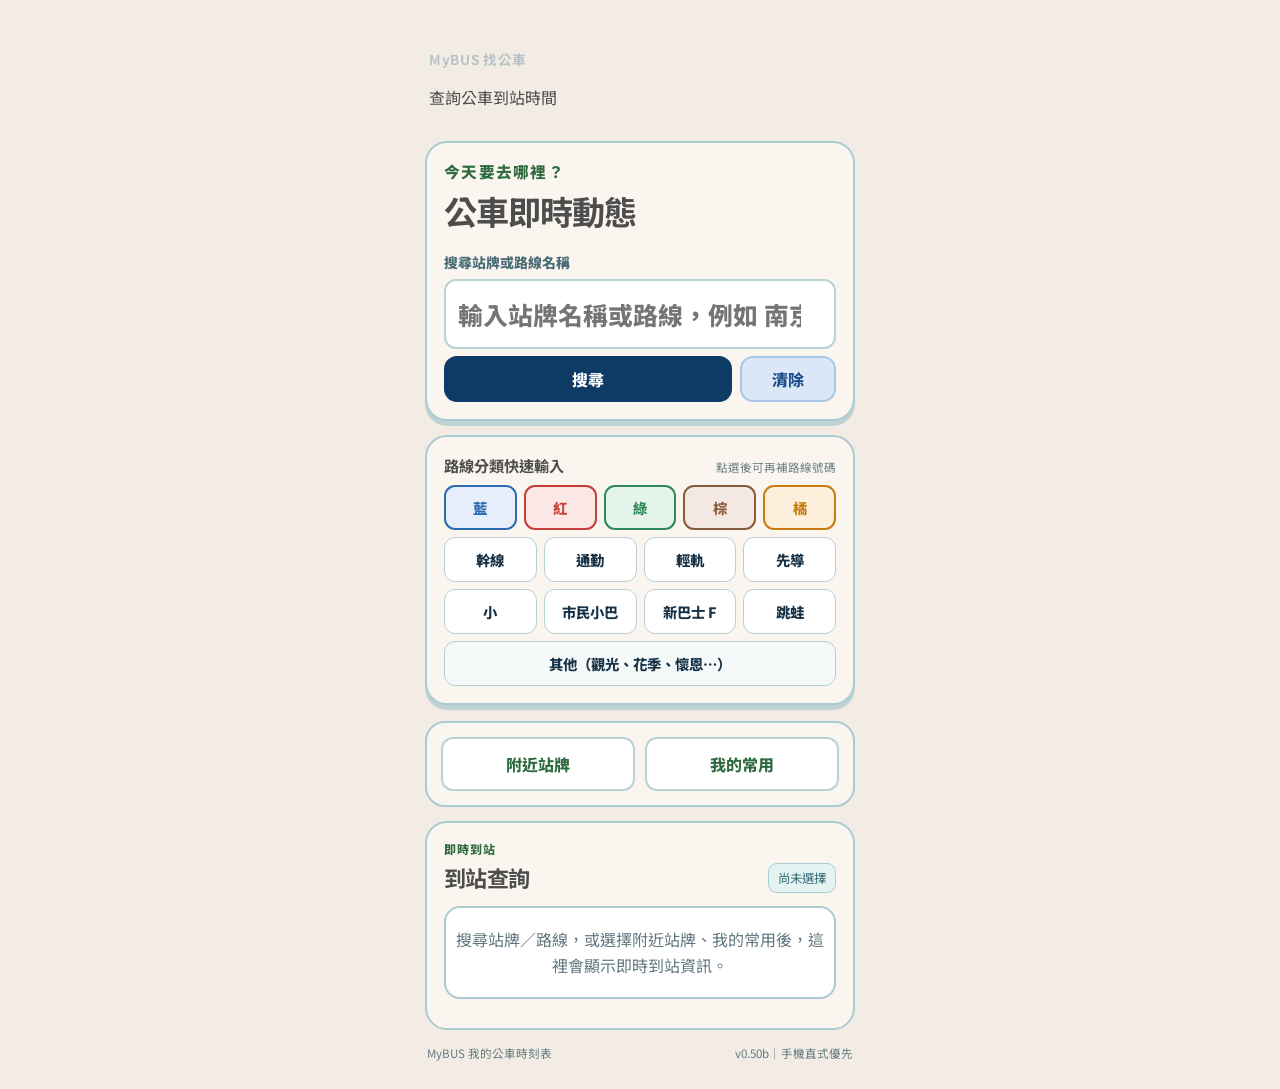
<file: index.html>
<!doctype html>
<html lang="zh-Hant-TW">
<head>
<meta charset="UTF-8" />
<meta name="viewport" content="width=device-width, initial-scale=1, viewport-fit=cover" />
<meta name="theme-color" content="#173f58" />
<meta name="description" content="MyBUS 我的公車時刻表｜雙北公車即時到站與常用站牌查詢" />
<title>MyBUS 我的公車時刻表</title>
<link rel="stylesheet" href="./styles_a.css" />
</head>
<body>
<main class="app-frame">

<header class="brand-header" style="position:relative;">
<h1>MyBUS 找公車</h1>
<p class="brand-subtitle">查詢公車到站時間</p>
</header>

<section class="home-card search-card" aria-labelledby="homeTitle">
<div class="home-heading">
<p class="eyebrow">今天要去哪裡？</p>
<h2 id="homeTitle">公車即時動態</h2>
</div>

<form id="searchForm" class="form-grid" autocomplete="off">
<label for="searchInput" class="sr-only">搜尋站牌或路線名稱</label>
<input id="searchInput" type="search" placeholder="輸入站牌名稱或路線，例如 南京復興、306" />
<div class="search-action-row">
<button id="searchBtn" class="primary-button full-button" type="submit">搜尋</button>
<button id="clearRouteFilterBtn" class="secondary-button" type="button">清除</button>
</div>
</form>
</section>

<section class="home-card category-card" aria-label="公車路線分類快速輸入">
<div class="route-keyboard">
<div class="keyboard-heading"><strong>路線分類快速輸入</strong><span>點選後可再補路線號碼</span></div>
<div id="routeCategoryGrid" class="route-category-grid">
<div class="route-category-row row-five">
<button class="route-key route-color blue" type="button" data-route-prefix="藍">藍</button>
<button class="route-key route-color red" type="button" data-route-prefix="紅">紅</button>
<button class="route-key route-color green" type="button" data-route-prefix="綠">綠</button>
<button class="route-key route-color brown" type="button" data-route-prefix="棕">棕</button>
<button class="route-key route-color yellow" type="button" data-route-prefix="橘">橘</button>
</div>
<div class="route-category-row row-four">
<button class="route-key" type="button" data-category="幹線">幹線</button>
<button class="route-key" type="button" data-category="通勤">通勤</button>
<button class="route-key" type="button" data-category="輕軌">輕軌</button>
<button class="route-key" type="button" data-category="先導">先導</button>
</div>
<div class="route-category-row row-four">
<button class="route-key" type="button" data-category="小">小</button>
<button class="route-key" type="button" data-category="市民小巴">市民小巴</button>
<button class="route-key" type="button" data-category="新巴士F">新巴士 F</button>
<button class="route-key" type="button" data-category="跳蛙">跳蛙</button>
</div>
<div class="route-category-row row-other-actions">
<button class="route-key other" type="button" data-category="其他">其他（觀光、花季、懷恩⋯）</button>
</div>
</div>
<div id="categoryOptions" class="category-options" hidden></div>
</div>
</section>

<div id="searchResults" class="stack-list" hidden></div>

<nav class="quick-links-card" aria-label="其他公車功能">
<a href="./nearby.html">附近站牌</a>
<a href="./favorites.html">我的常用</a>
</nav>

<section id="resultPanel" class="result-panel" aria-labelledby="resultTitle">
<div class="section-heading">
<div><p class="eyebrow">即時到站</p><h2 id="resultTitle">到站查詢</h2></div>
<span id="resultTag" class="tag">尚未選擇</span>
</div>
<div id="arrivalList" class="arrival-list">
<div class="empty">搜尋站牌／路線，或選擇附近站牌、我的常用後，這裡會顯示即時到站資訊。</div>
</div>
</section>

<footer>
<span>MyBUS 我的公車時刻表</span>
<span>v0.50b｜手機直式優先</span>
</footer>
</main>
<script src="./app.js" defer></script>
</body>
</html>
</file>
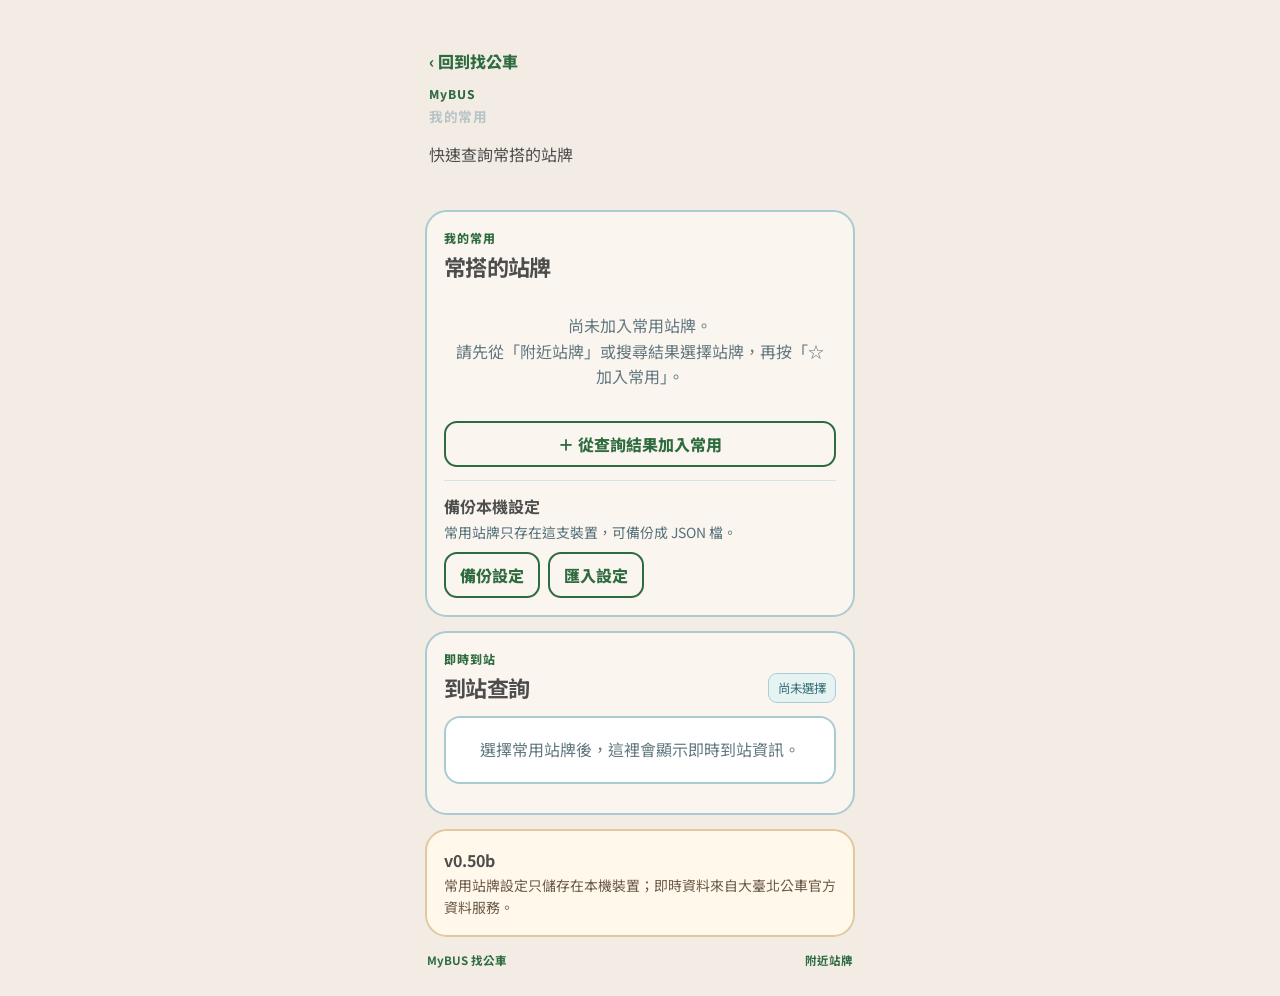
<file: favorites.html>
<!doctype html>
<html lang="zh-Hant-TW">
<head>
<meta charset="UTF-8" />
<meta name="viewport" content="width=device-width, initial-scale=1, viewport-fit=cover" />
<meta name="theme-color" content="#173f58" />
<title>我的常用｜MyBUS</title>
<link rel="stylesheet" href="./styles_a.css" />
</head>
<body data-page="favorites">
<main class="app-frame">
<header class="brand-header page-header">
  <a class="back-link" href="./index.html">‹ 回到找公車</a>
  <p class="eyebrow">MyBUS</p>
  <h1>我的常用</h1>
  <p class="brand-subtitle">快速查詢常搭的站牌</p>
</header>

<section id="stopsPanel" class="content-panel page-panel" aria-labelledby="stopsTitle">
  <div class="section-heading"><div><p class="eyebrow">我的常用</p><h2 id="stopsTitle">常搭的站牌</h2></div></div>
  <div id="stopList" class="stack-list"></div>
  <button id="addStopBtn" class="secondary-button full-button" type="button">＋ 從查詢結果加入常用</button>
  <div class="backup-box"><strong>備份本機設定</strong><p>常用站牌只存在這支裝置，可備份成 JSON 檔。</p><div class="button-row"><button id="backupBtn" class="secondary-button" type="button">備份設定</button><button id="restoreBtn" class="secondary-button" type="button">匯入設定</button><input id="restoreInput" type="file" accept="application/json,.json" hidden /></div></div>
</section>

<section id="editorPanel" class="content-panel page-panel" hidden aria-labelledby="editorTitle">
  <div class="section-heading"><div><p class="eyebrow">編輯</p><h2 id="editorTitle">編輯常用名稱</h2></div><button id="closeEditorBtn" class="text-button" type="button">關閉</button></div>
  <form id="editorForm" class="form-grid"><input id="editId" type="hidden" /><label for="labelInput">常用名稱</label><input id="labelInput" required placeholder="例如：家附近" /><label for="nameInput">站牌名稱</label><input id="nameInput" readonly /><div id="routeEditor" hidden><div id="routeFields"></div><button id="addRouteBtn" type="button">新增路線</button></div><div class="form-actions"><button class="primary-button" type="submit">儲存設定</button><button id="cancelEditorBtn" class="secondary-button" type="button">取消</button></div></form>
</section>

<section id="resultPanel" class="result-panel" aria-labelledby="resultTitle">
  <div class="section-heading"><div><p class="eyebrow">即時到站</p><h2 id="resultTitle">到站查詢</h2></div><span id="resultTag" class="tag">尚未選擇</span></div>
  <div id="arrivalList" class="arrival-list"><div class="empty">選擇常用站牌後，這裡會顯示即時到站資訊。</div></div>
</section>

<section class="data-note"><strong>v0.50b</strong><p>常用站牌設定只儲存在本機裝置；即時資料來自大臺北公車官方資料服務。</p></section>
<footer><a href="./index.html">MyBUS 找公車</a><a href="./nearby.html">附近站牌</a></footer>
</main>
<script src="./app.js" defer></script>
</body>
</html>
</file>
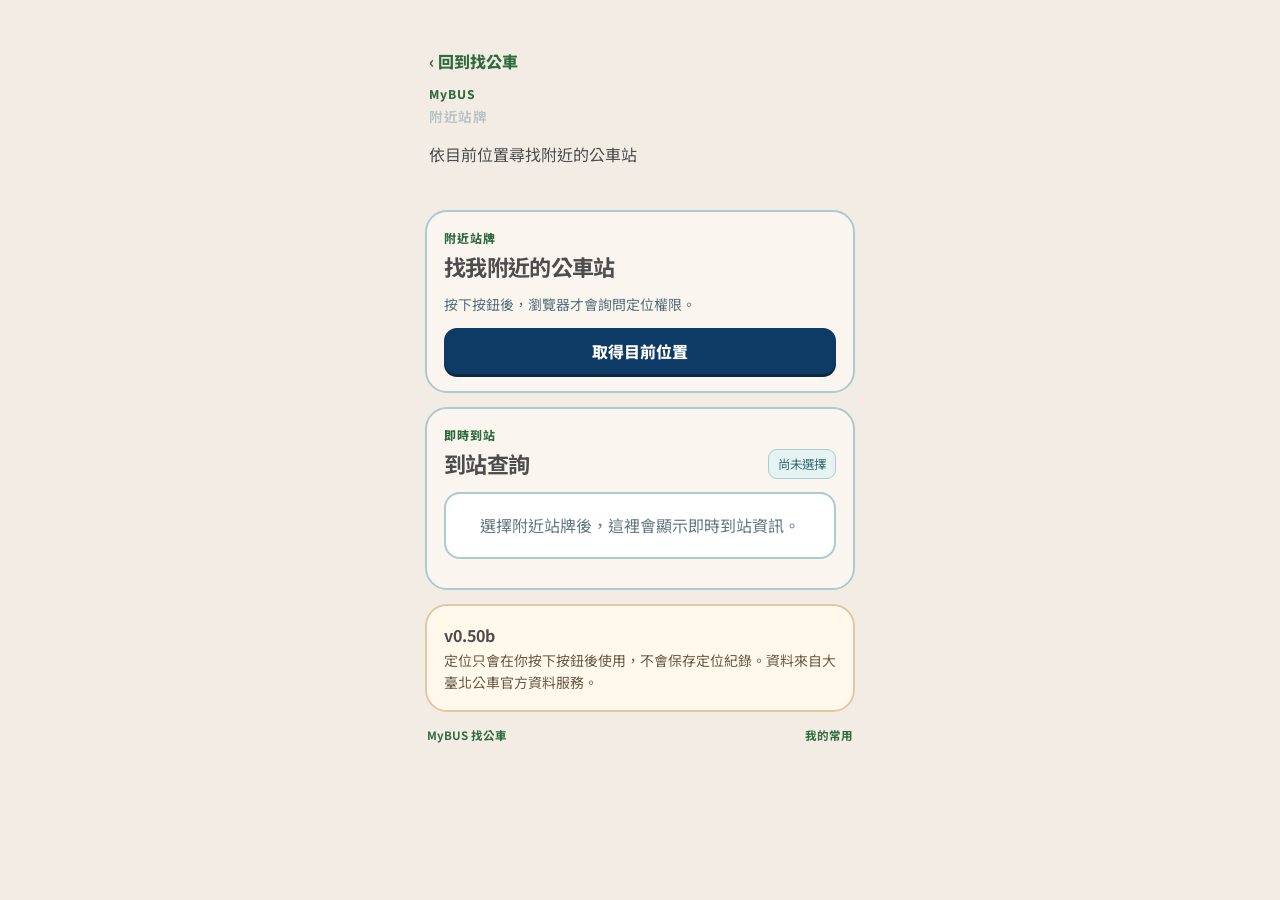
<file: nearby.html>
<!doctype html>
<html lang="zh-Hant-TW">
<head>
<meta charset="UTF-8" />
<meta name="viewport" content="width=device-width, initial-scale=1, viewport-fit=cover" />
<meta name="theme-color" content="#173f58" />
<title>附近站牌｜MyBUS</title>
<link rel="stylesheet" href="./styles_a.css" />
</head>
<body data-page="nearby">
<main class="app-frame">
<header class="brand-header page-header">
  <a class="back-link" href="./index.html">‹ 回到找公車</a>
  <p class="eyebrow">MyBUS</p>
  <h1>附近站牌</h1>
  <p class="brand-subtitle">依目前位置尋找附近的公車站</p>
</header>

<section id="nearbyPanel" class="content-panel page-panel" aria-labelledby="nearbyTitle">
  <div class="section-heading">
    <div><p class="eyebrow">附近站牌</p><h2 id="nearbyTitle">找我附近的公車站</h2></div>
  </div>
  <p id="locationMessage" class="helper-text">按下按鈕後，瀏覽器才會詢問定位權限。</p>
  <button id="retryLocationBtn" class="primary-button full-button" type="button">取得目前位置</button>
  <div id="nearbyList" class="stack-list"></div>
</section>

<section id="resultPanel" class="result-panel" aria-labelledby="resultTitle">
  <div class="section-heading"><div><p class="eyebrow">即時到站</p><h2 id="resultTitle">到站查詢</h2></div><span id="resultTag" class="tag">尚未選擇</span></div>
  <div id="arrivalList" class="arrival-list"><div class="empty">選擇附近站牌後，這裡會顯示即時到站資訊。</div></div>
</section>

<section class="data-note"><strong>v0.50b</strong><p>定位只會在你按下按鈕後使用，不會保存定位紀錄。資料來自大臺北公車官方資料服務。</p></section>
<footer><a href="./index.html">MyBUS 找公車</a><a href="./favorites.html">我的常用</a></footer>
</main>
<script src="./app.js" defer></script>
</body>
</html>
</file>
<file: styles_a.css>
@import url('https://fonts.googleapis.com/css2?family=Noto+Sans+TC:wght@400;500;700;800&display=swap');

:root{
  /* 框架／選單文字色票 — 只規範整體框架與選單文字，
     路線分類鍵盤、到站狀態色不受這組限制，維持原本各自的定義。 */
  --color-primary:#0D3B66;        /* Deep Ocean Blue */
  --color-primary-shadow:#082A46; /* 深一階，用於按鈕/卡片的立體按壓陰影 */
  --color-menu-text:#2E6B3F;      /* Verdant Forest Green，選單文字／連結 */
  --color-accent:#4F99D7;         /* Sky Blue，互動焦點提示 */
  --color-text:#4D4D4D;           /* Granite Gray，內文文字 */
  --color-surface:#FAF5EF;        /* Off-White，卡片／清單底色 */
  --color-page-bg:#F2ECE4;        /* Off-White 更深一階，讓卡片能從頁面背景浮出來 */

  font-family:"Noto Sans TC",system-ui,-apple-system,sans-serif;
  color:var(--color-text);
  background:var(--color-page-bg);
  font-synthesis:none;
}
*{box-sizing:border-box}
html{scroll-behavior:smooth}
body{
  margin:0;
  min-width:320px;
  background:var(--color-page-bg);
}
button,input{font:inherit}
button{cursor:pointer}
[hidden]{display:none!important}

/* 框架層級的鍵盤可及性焦點樣式，呼應色票標註的「Accessibility First」 */
a:focus-visible,
button:focus-visible,
input:focus-visible{
  outline:3px solid var(--color-accent);
  outline-offset:2px;
}

.app-frame{
  width:min(calc(100% - 20px),430px);
  min-height:100vh;
  margin:0 auto;
  padding:calc(16px + env(safe-area-inset-top)) 0 calc(28px + env(safe-area-inset-bottom));
}

.brand-header{
  padding:7px 4px 16px;
}
.brand-mark{
  margin:0 0 2px;
  color:var(--color-menu-text);
  font-size:.8rem;
  font-weight:800;
  letter-spacing:.16em;
}
.brand-header h1{
  margin:0;
  color:#b7c3c6;
  font-size:.85rem;
  font-weight:700;
  letter-spacing:.05em;
}
.page-header{padding-bottom:14px}
.back-link{display:inline-block;margin-bottom:12px;color:var(--color-menu-text);font-weight:800;text-decoration:none}
.page-panel{margin-bottom:14px}
.page-panel .section-heading{margin-bottom:12px}
footer a{color:var(--color-menu-text);text-decoration:none;font-weight:700}

.home-card,
.content-panel,
.result-panel,
.data-note{
  border:2px solid #aacbd1;
  border-radius:22px;
  background:var(--color-surface);
}
.home-card{
  padding:17px;
  box-shadow:0 5px 0 #bfd3d7;
}
.search-card{margin-bottom:14px}
.category-card{margin-bottom:16px}
.home-heading{margin-bottom:13px}
.eyebrow{
  margin:0 0 4px;
  color:var(--color-menu-text);
  font-size:.75rem;
  font-weight:800;
  letter-spacing:.08em;
}
h2{
  margin:0;
  font-size:1.38rem;
  letter-spacing:-.03em;
}
.search-card .eyebrow{font-size:.98rem}
#homeTitle{font-size:2.07rem}

.main-actions{
  display:grid;
  grid-template-columns:1fr 1fr;
  gap:11px;
}
.quick-links-card{
  display:flex;
  gap:10px;
  margin-top:16px;
  padding:14px;
  border:2px solid #aacbd1;
  border-radius:20px;
  background:var(--color-surface);
}
.quick-links-card a{flex:1;padding:13px 10px;border:2px solid #b8d2d5;border-radius:12px;background:#fff;color:var(--color-menu-text);text-align:center;font-weight:800;text-decoration:none}
.feature-button{
  display:flex;
  flex-direction:column;
  justify-content:flex-start;
  align-items:flex-start;
  min-width:0;
  min-height:142px;
  padding:14px 13px 12px;
  border:2.5px solid;
  border-radius:20px;
  text-align:left;
  color:#173246;
  box-shadow:0 5px 0;
}
.feature-button:active,.primary-button:active{
  transform:translateY(2px);
  box-shadow:none;
}
.feature-icon{
  display:grid;
  place-items:center;
  width:47px;
  height:47px;
  margin-bottom:10px;
  border-radius:14px;
  font-size:1.6rem;
}
.feature-button strong{
  display:block;
  font-size:1.08rem;
  line-height:1.3;
}
.feature-button small{
  display:block;
  margin-top:4px;
  color:#405b64;
  font-size:.78rem;
  line-height:1.35;
  white-space:nowrap;
}
.feature-button.location{
  border-color:#d88a32;
  background:#fff2df;
  box-shadow:0 5px 0 #e4b16f;
}
.feature-button.location .feature-icon{background:#ffdca8}
.feature-button.bus{
  border-color:#34806b;
  background:#e9f7f1;
  box-shadow:0 5px 0 #83bbaa;
}
.feature-button.bus .feature-icon{background:#c4e9dc}
.feature-button.metro{
  border-color:#73569c;
  background:#f1eafb;
  box-shadow:0 5px 0 #b29dcf;
}
.feature-button.metro .feature-icon{background:#ddcff2}
.feature-button.settings{
  border-color:#557381;
  background:#edf4f6;
  box-shadow:0 5px 0 #9eb5be;
}
.feature-button.settings .feature-icon{background:#d4e2e7}

.privacy-note{
  margin:14px 2px 0;
  color:#607780;
  font-size:.78rem;
  line-height:1.55;
}

.route-keyboard{margin:0}
.keyboard-heading{
  display:flex;
  align-items:baseline;
  justify-content:space-between;
  gap:10px;
  margin-bottom:9px;
}
.keyboard-heading strong{font-size:.95rem}
.keyboard-heading span{color:#6a8086;font-size:.72rem}
.route-category-grid{
  display:grid;
  gap:7px;
}
.route-category-row{
  display:grid;
  gap:7px;
}
.route-category-row.row-five{grid-template-columns:repeat(5,minmax(0,1fr))}
.route-category-row.row-four{grid-template-columns:repeat(4,minmax(0,1fr))}
.route-category-row.row-one{grid-template-columns:1fr}
.route-category-row.row-other-actions{grid-template-columns:1fr}
.category-options{
  margin-top:8px;
  padding:10px;
  border:1px solid #c7dadd;
  border-radius:12px;
  background:#f5faf9;
}
.category-options-title{
  display:block;
  margin-bottom:8px;
  color:#245e6a;
  font-size:.84rem;
  font-weight:800;
}
.category-option-grid{
  display:grid;
  gap:7px;
  grid-template-columns:repeat(2,minmax(0,1fr));
}
.category-option{
  min-height:42px;
  padding:6px 8px;
  border:1px solid #b8d0d4;
  border-radius:9px;
  background:#fff;
  color:#173246;
  font-weight:700;
}
.route-key{
  min-width:0;
  min-height:45px;
  padding:5px 2px;
  border:1.5px solid #b8d0d4;
  border-radius:11px;
  background:#fff;
  color:#173246;
  font-size:.9rem;
  font-weight:800;
  white-space:nowrap;
}
.route-key:active,.route-key.selected{
  border-color:#0f7180;
  background:#e7f5f4;
  color:#0b6570;
  transform:translateY(1px);
}
.route-key.route-color{
  border:2px solid var(--route-color);
  background:var(--route-tint);
  color:var(--route-color);
}
.route-key.red{--route-color:#c73f38;--route-tint:#fbe8e6}
.route-key.blue{--route-color:#2b6cb0;--route-tint:#e6eefb}
.route-key.green{--route-color:#2f8a5b;--route-tint:#e5f5ec}
.route-key.brown{--route-color:#8a5a3c;--route-tint:#f3e9e2}
.route-key.yellow{--route-color:#c97a12;--route-tint:#fcefdc}
.route-key.other{background:#f5f9fa}
.route-key.other-wide{grid-column:span 3}

.status-card{
  display:flex;
  align-items:center;
  gap:11px;
  min-height:62px;
  margin-top:14px;
  padding:12px 14px;
  border:1.5px solid #b6cdd2;
  border-radius:17px;
  background:#f5fafb;
}
.status-dot{
  flex:0 0 auto;
  width:12px;
  height:12px;
  border-radius:50%;
  background:#d69b37;
  box-shadow:0 0 0 5px #d69b3724;
}
.status-dot.live,.status-dot.success{
  background:#1d9467;
  box-shadow:0 0 0 5px #1d946728;
}
.status-dot.error{
  background:#c55b4b;
  box-shadow:0 0 0 5px #c55b4b28;
}
.status-card strong{display:block;font-size:.96rem}
.status-card p{
  margin:2px 0 0;
  color:#61777f;
  font-size:.82rem;
}

.content-panel,.result-panel,.data-note{
  margin-top:14px;
  padding:17px;
}
.section-heading{
  display:flex;
  align-items:end;
  justify-content:space-between;
  gap:12px;
  margin-bottom:13px;
}
.text-button{
  padding:5px 0;
  border:0;
  color:var(--color-menu-text);
  background:transparent;
  font-weight:800;
}
.helper-text,.data-note p,.backup-box p{
  margin:0;
  color:#54707a;
  font-size:.87rem;
  line-height:1.55;
}
.primary-button,.secondary-button{
  min-height:46px;
  padding:9px 14px;
  border-radius:13px;
  font-weight:800;
}
.primary-button{
  border:2px solid var(--color-primary);
  color:#fff;
  background:var(--color-primary);
  box-shadow:0 3px 0 var(--color-primary-shadow);
}
.secondary-button{
  border:2px solid var(--color-menu-text);
  color:var(--color-menu-text);
  background:var(--color-surface);
}
.full-button{
  width:100%;
  margin-top:12px;
}

.settings-menu{
  display:grid;
  gap:9px;
}
.settings-link{
  display:flex;
  align-items:center;
  justify-content:space-between;
  gap:10px;
  width:100%;
  padding:13px 14px;
  border:2px solid #bfd4d8;
  border-radius:15px;
  background:#fff;
  color:#173246;
  text-align:left;
}
.settings-link strong{display:block;font-size:1rem}
.settings-link small{
  display:block;
  margin-top:3px;
  color:#647b82;
  font-size:.78rem;
}
.settings-link b{
  color:#0f7180;
  font-size:1.8rem;
  line-height:1;
}
.backup-box{
  margin-top:13px;
  padding-top:13px;
  border-top:1px solid #d5e3e5;
}
.backup-box>strong{display:block;margin-bottom:4px}

.stack-list:has(.list-row){
  border:2px solid #aacbd1;
  border-radius:16px;
  background:#fff;
  overflow:hidden;
}
.list-row{
  display:flex;
  width:100%;
  align-items:center;
  gap:10px;
  padding:12px;
  border:0;
  border-bottom:1px solid #d8e5e6;
  border-radius:0;
  background:#fff;
  text-align:left;
}
.stack-list .list-row:last-child{border-bottom:0}
.list-main{min-width:0;flex:1}
.list-main strong{display:block;font-size:1rem}
.stop-name{font-weight:500}
.stop-name.is-favorite{font-weight:800}
.route-result-row{
  border-color:#a9c7e6;
  background:#eef4fc;
}
.route-result-row .list-main strong{color:#1d4f8f}
.category-tag{
  display:inline-block;
  margin-left:4px;
  padding:1px 7px;
  border-radius:8px;
  background:#dbe8fa;
  color:#1d4f8f;
  font-size:.68rem;
  font-weight:700;
}
.list-main small{
  display:block;
  margin-top:3px;
  color:#607780;
  font-size:.8rem;
}
.row-actions{
  display:flex;
  flex-wrap:wrap;
  justify-content:flex-end;
  gap:4px;
}
.mini-button{
  min-width:42px;
  min-height:40px;
  padding:5px 7px;
  border:2px solid #b8d2d5;
  border-radius:10px;
  color:#145f6c;
  background:#f5fbfb;
  font-weight:800;
}
.mini-button.delete{
  color:#a24d42;
  border-color:#e1b5ad;
}
.empty{
  padding:19px 9px;
  color:#617880;
  text-align:center;
  line-height:1.6;
}
.tag{
  padding:5px 9px;
  border:1px solid #a9cdd0;
  border-radius:9px;
  color:#356d75;
  background:#e5f4f3;
  font-size:.78rem;
  white-space:nowrap;
}

.form-grid{display:grid;gap:7px}
.search-action-row{display:grid;grid-template-columns:minmax(0,1fr) minmax(96px,auto);gap:8px;align-items:stretch}
.search-action-row .full-button{width:100%;margin-top:0;box-shadow:none}
.search-action-row .secondary-button{
  padding:0 14px;
  white-space:nowrap;
  box-shadow:none;
  border-color:#a9c7e6;
  background:#dbe7f7;
  color:#1d4f8f;
}
.form-grid label{
  margin-top:4px;
  color:#496a75;
  font-size:.87rem;
  font-weight:800;
}
.form-grid input{
  width:100%;
  min-height:46px;
  padding:10px 12px;
  border:2px solid #b8d2d5;
  border-radius:12px;
  color:var(--color-text);
  background:#fff;
  font-size:1rem;
}
#searchInput{
  min-height:70px;
  font-size:1.55rem;
  font-weight:800;
}
.form-row-title{
  display:flex;
  justify-content:space-between;
  gap:10px;
  margin:10px 0 4px;
}
.form-row-title span{
  color:#6b8188;
  font-size:.75rem;
}
.route-field{
  display:grid;
  grid-template-columns:.7fr 1fr 1fr auto;
  gap:6px;
  align-items:end;
  padding:10px;
  margin-top:8px;
  border:2px solid #d0e0e1;
  border-radius:14px;
  background:#fff;
}
.route-field label{margin:0;font-size:.72rem}
.route-field input{
  min-height:42px;
  padding:7px 8px;
  font-size:.9rem;
}
.route-field button{
  min-height:42px;
  padding:4px;
  border:0;
  color:#a24d42;
  background:transparent;
  font-weight:800;
}
.form-actions,.button-row{
  display:flex;
  flex-wrap:wrap;
  gap:8px;
  margin-top:9px;
}

.arrival-list{
  overflow:hidden;
  border:2px solid #aacbd1;
  border-radius:16px;
  background:#fff;
}
.arrival-row{
  display:grid;
  grid-template-columns:64px 1fr;
  align-items:center;
  gap:12px;
  min-height:86px;
  padding:13px;
  border-bottom:1px solid #d8e5e6;
}
.arrival-row:last-child{border-bottom:0}
.arrival-badge{
  display:flex;
  align-items:center;
  justify-content:center;
  width:64px;
  height:64px;
  padding:4px;
  border:2px solid #b9cdd1;
  border-radius:50%;
  background:#f4f8f9;
  color:#5c7278;
  font-size:.92rem;
  font-weight:800;
  line-height:1.15;
  text-align:center;
}
.arrival-badge.eta-soon{
  border-color:#e0a479;
  background:#fdf1e8;
  color:#b85d28;
  font-size:1.15rem;
}
.route-number{
  color:#173f58;
  font-size:1.3rem;
  font-weight:800;
}
.arrival-row strong{font-size:.97rem}
.route-destination{
  margin-top:3px;
  color:#607780;
  font-size:.8rem;
}
.vehicle-plate{
  margin-left:6px;
  color:#93a4a9;
  font-size:.72rem;
  font-weight:700;
}
.route-result-shell{margin-top:8px;border:0;background:transparent}
.route-primary-card{display:flex;align-items:center;justify-content:space-between;gap:12px;padding:17px 16px;border-radius:18px;background:var(--color-primary);color:#fff;box-shadow:0 4px 0 #bfd3d7}
.route-primary-card strong{display:block;font-size:2.02rem;line-height:1.15}
.route-primary-card small{display:block;margin-top:6px;color:#d7e7eb;font-size:.8rem}
.route-primary-label{display:block;margin-bottom:5px;color:#a9dbe0;font-size:.72rem;font-weight:700}
.route-back-button{border:1px solid #b8dce1;border-radius:11px;background:#f7fcfd;color:var(--color-primary);padding:8px 12px;font-weight:800;white-space:nowrap}
.direction-section{margin-top:15px;padding:0 4px}
.direction-section-heading{margin:0 0 4px;color:#173f58;font-size:.9rem;font-weight:800}
.direction-list{border-top:2px solid #b6d1d5}
.direction-row{display:flex;align-items:center;justify-content:space-between;gap:12px;padding:14px 4px;border-bottom:1px solid #c8dcdf}
.direction-main{min-width:0}
.direction-main strong{display:block;color:#173f58;font-size:1rem}
.direction-main small{display:block;margin-top:4px;color:#6b7f84;font-size:.78rem;white-space:normal}
.direction-button{border:0;border-radius:10px;background:#e6f4f5;color:#17657a;padding:9px 10px;font-weight:800;white-space:nowrap}
.direction-switcher{
  display:flex;
  align-items:center;
  justify-content:center;
  gap:14px;
  margin-top:14px;
}
.direction-arrow{
  display:grid;
  place-items:center;
  width:34px;
  height:34px;
  border:0;
  border-radius:50%;
  background:transparent;
  color:var(--color-menu-text);
  font-size:1.4rem;
  font-weight:800;
  line-height:1;
}
.direction-arrow:active{background:#e4f0f2}
.direction-switcher-label{
  min-width:96px;
  color:var(--color-text);
  font-size:1.05rem;
  font-weight:800;
  text-align:center;
}
.direction-switcher-single{
  margin:14px 0 0;
  color:#6a8086;
  font-size:.85rem;
  font-weight:700;
  text-align:center;
}
.timeline-heading{font-weight:800;color:#173f58;margin:16px 4px 8px}
.route-directions{display:grid;gap:18px;margin-top:16px}
.route-direction-block{overflow:hidden;border:2px solid #b8d2d5;border-radius:16px;background:#fff}
.route-direction-heading{display:flex;align-items:center;justify-content:space-between;gap:10px;padding:15px 16px;background:#eaf6f7;border-bottom:2px solid #c5dfe1}
.route-direction-kicker{display:block;color:#17657a;font-size:.72rem;font-weight:800}
.route-direction-heading h3{margin:2px 0 3px;color:#173f58;font-size:1.15rem}
.route-direction-heading small{display:block;color:#607780;font-size:.78rem}
.live-badge{flex:0 0 auto;padding:6px 8px;border-radius:9px;background:#d5f0e7;color:#166d5f;font-size:.72rem;font-weight:800;white-space:nowrap}
.route-stop-list{display:grid}
.route-stop-row{display:grid;width:100%;grid-template-columns:35px minmax(0,1fr) minmax(0,auto) auto;align-items:center;gap:10px;padding:13px 14px;border:0;border-bottom:1px solid #d8e5e6;background:#fff;color:#173246;text-align:left;cursor:pointer}
.route-stop-row:last-child{border-bottom:0}
.route-stop-row:hover,.route-stop-row:focus-visible{background:#f1fafb}
.stop-sequence{display:grid;place-items:center;width:29px;height:29px;border:1px solid #a9ced3;border-radius:50%;background:#eef8f8;color:#17657a;font-size:.8rem;font-weight:800}
.route-stop-name{min-width:0;font-weight:500;line-height:1.35;overflow-wrap:anywhere}
.route-stop-name.is-favorite{font-weight:800}
.route-stop-meta{color:#17657a;font-size:.74rem;white-space:nowrap}
.route-live-note{margin:12px 4px 0;color:#6b7f84;font-size:.76rem;line-height:1.5}
.stop-arrival-status{color:#70858b;font-size:1rem;font-weight:600;text-align:right;white-space:nowrap}
.stop-arrival-status.eta-soon{color:#b85d28;font-weight:800}
.action-sheet-backdrop{position:fixed;inset:0;z-index:50;display:flex;align-items:flex-end;background:rgba(17,35,43,.52)}
.action-sheet{position:relative;width:min(100%,620px);margin:0 auto;padding:27px 24px 34px;border-radius:28px 28px 0 0;background:#f7f9fc;box-shadow:0 -8px 28px rgba(23,63,88,.18)}
.action-sheet h2{margin:4px 42px 2px 0;color:#173f58;font-size:1.45rem}
.sheet-subtitle{margin:0 0 17px;color:#687d84}
.sheet-close{position:absolute;top:17px;right:19px;border:0;background:transparent;color:#5d7780;font-size:2rem;line-height:1;cursor:pointer}
.sheet-action{display:flex;align-items:center;gap:15px;width:100%;margin-top:10px;padding:15px 13px;border:1px solid #c1d9dd;border-radius:15px;background:#fff;color:#173f58;font-size:1rem;font-weight:800;text-align:left;cursor:pointer}
.sheet-action:active{background:#e9f5f6}
.sheet-action.sheet-primary{border-color:#17657a;background:#e5f5f6;color:#17657a}
.sheet-icon{display:grid;place-items:center;width:28px;height:28px;color:#176e96;font-size:1.55rem;font-weight:400}
.data-note{
  border-color:#e3c89f;
  background:#fff8eb;
}
.data-note strong{
  display:block;
  margin-bottom:3px;
}
.data-note p{color:#6b5a48}
footer{
  display:flex;
  justify-content:space-between;
  gap:10px;
  margin-top:15px;
  padding:0 2px;
  color:#647b82;
  font-size:.72rem;
}

@media(max-width:370px){
  .app-frame{width:calc(100% - 14px)}
  .home-card{padding:14px}
  .main-actions{gap:8px}
  .feature-button{min-height:137px;padding:12px 10px}
  .feature-button strong{font-size:1rem}
  .feature-button small{font-size:.72rem}
  .route-field{grid-template-columns:1fr 1fr}
  .route-field>div:first-child{grid-column:1/-1}
  .route-field button{text-align:right}
  .route-category-grid,.route-category-row{gap:5px}
  .route-category-row.row-other-actions{grid-template-columns:1fr}
  .route-key{font-size:.78rem;min-height:43px}
  .keyboard-heading span{font-size:.66rem}
}
@media(min-width:600px){
  .app-frame{padding-top:42px}
}
</file>
